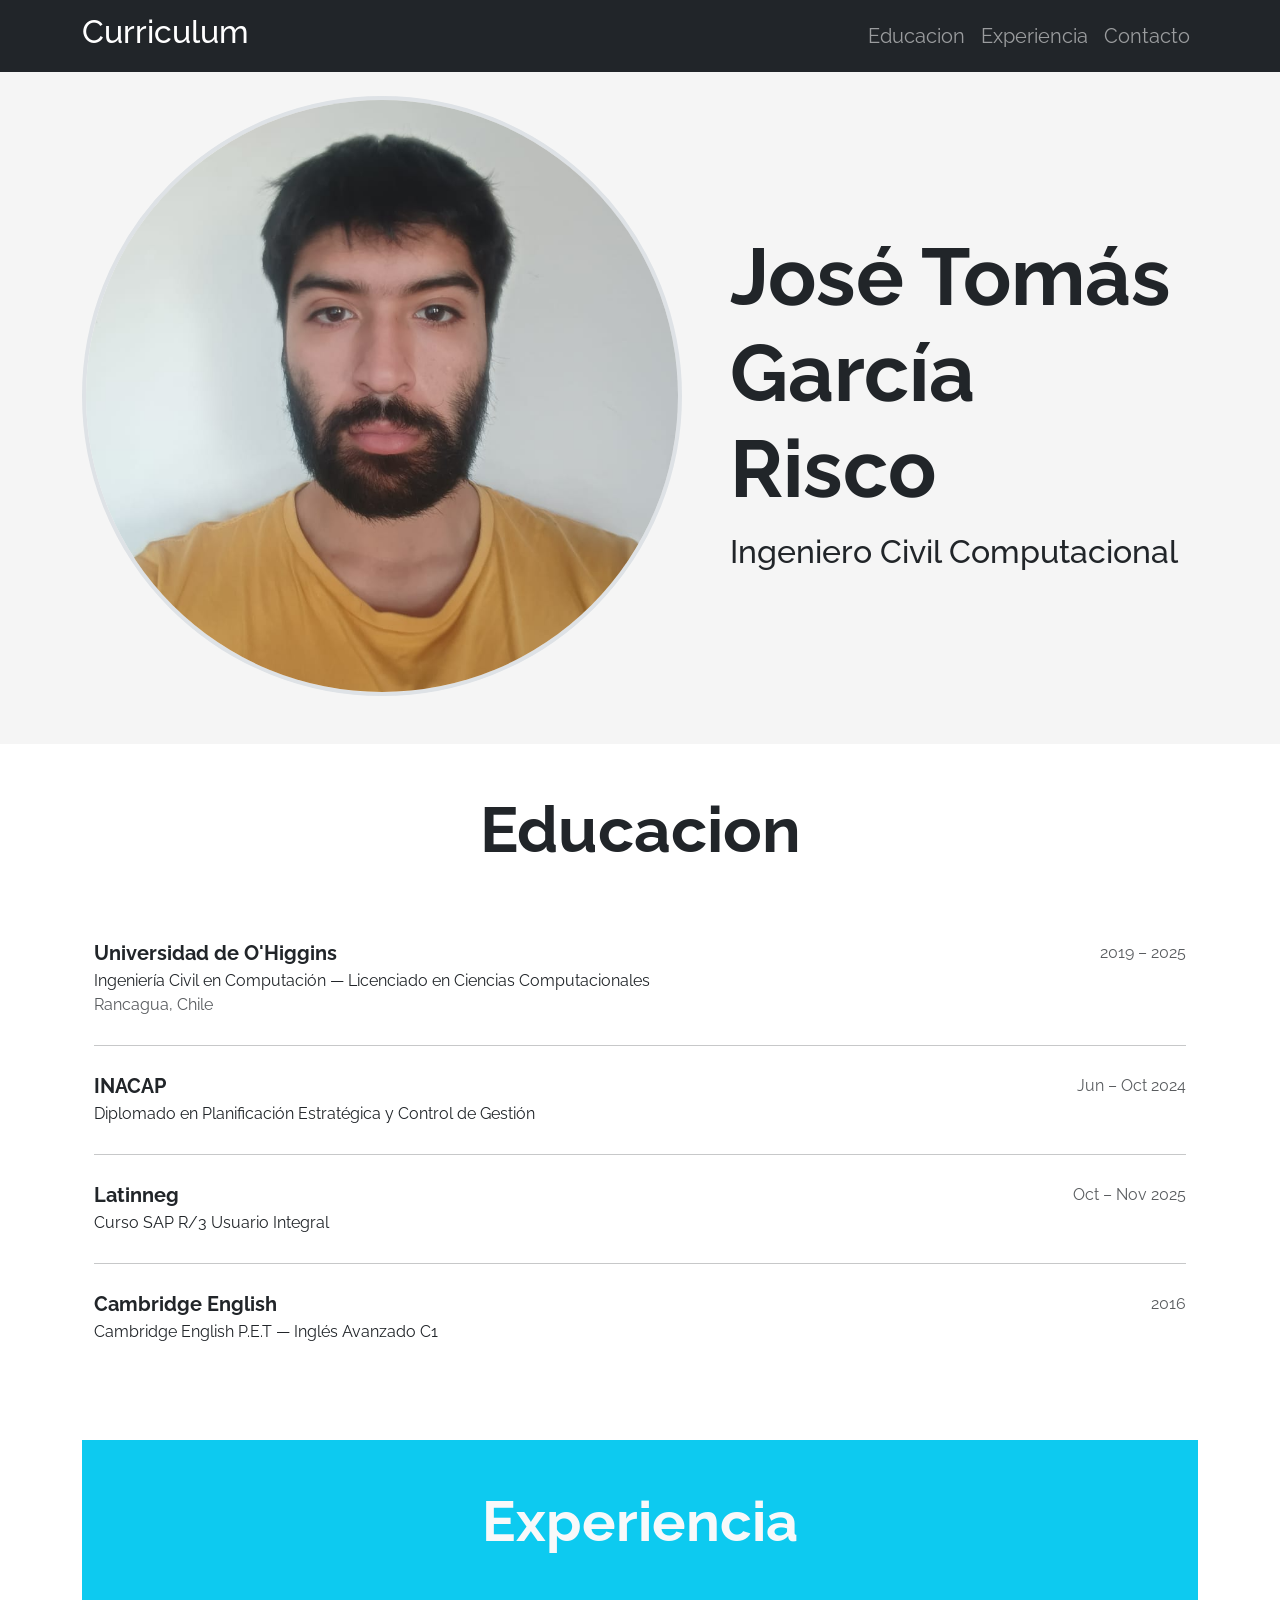
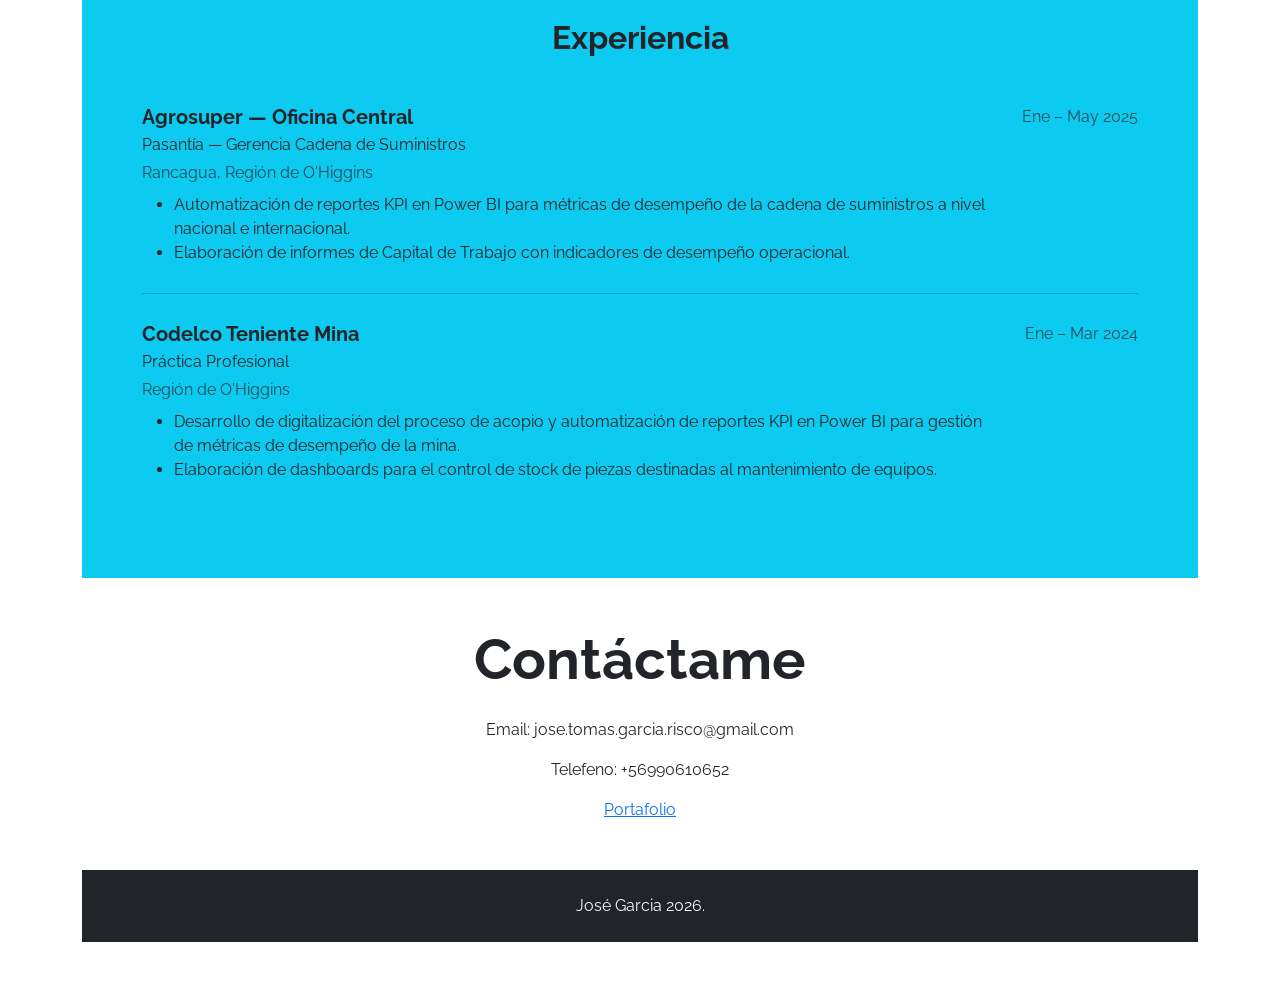
<file: index.html>
<!DOCTYPE html>
<html lang="en">

<head>
    <meta charset="UTF-8">
    <meta http-equiv="X-UA-Compatible" content="IE=edge">
    <meta name="viewport" content="width=device-width, initial-scale=1.0">
    <link rel="preconnect" href="https://fonts.googleapis.com">
    <link rel="preconnect" href="https://fonts.gstatic.com" crossorigin>
    <link href="https://fonts.googleapis.com/css2?family=Raleway:wght@400;700&display=swap" rel="stylesheet">
    <link href="https://cdn.jsdelivr.net/npm/bootstrap@5.1.3/dist/css/bootstrap.min.css" rel="stylesheet"
        integrity="sha384-1BmE4kWBq78iYhFldvKuhfTAU6auU8tT94WrHftjDbrCEXSU1oBoqyl2QvZ6jIW3" crossorigin="anonymous">
    <title>José García</title>
    <link rel="stylesheet" href="https://cdnjs.cloudflare.com/ajax/libs/font-awesome/5.9.0/css/all.min.css"
        integrity="sha512-q3eWabyZPc1XTCmF+8/LuE1ozpg5xxn7iO89yfSOd5/oKvyqLngoNGsx8jq92Y8eXJ/IRxQbEC+FGSYxtk2oiw=="
        crossorigin="anonymous" referrerpolicy="no-referrer" />
    <link rel="stylesheet" href="assets/css/estilos.css">
</head>

<body>
    <nav class="navbar navbar-expand-lg navbar-dark bg-dark fixed-top">
        <div class="container">
            <a class="navbar-brand" href="#">
                <h2>Curriculum</h2>
            </a>
            <button class="navbar-toggler" type="button" data-bs-toggle="collapse"
                aria-controls="navbarSupportedContent" aria-expanded="false" aria-label="Toggle navigation">
                <span class="navbar-toggler-icon"></span>
            </button>
            <div class="collapse navbar-collapse" id="navbarSupportedContent">
            <ul class="navbar-nav ms-auto mb-2 mb-lg-0 fs-5">
                <li class="nav-item">
                    <a class="nav-link" href="#Acerca-de-mi">Educacion</a>
                </li>
                <li class="nav-item">
                    <a class="nav-link" href="#Mis-trabajos">Experiencia</a>
                </li>
                <li class="nav-item">
                    <a class="nav-link" href="#Contacto">Contacto</a>
                </li>
            </ul>

            </div>
        </div>
    </nav>

    <header id="Hero-Section" class="py-5 mt-5">
    <div class="container d-flex align-items-center gap-5">
        
        <div class="flex-shrink-0">
        <img src="assets\img\bg-hero.png" alt="Foto de perfil"
            class="rounded-circle"
            style="width:600px; height:600px; object-fit:cover; border: 4px solid #dee2e6;">
        </div>

        <div>
        <h1 class="display-1 fw-bold my-3">
            José Tomás <br> García Risco
        </h1>
        <h2>Ingeniero Civil Computacional</h2>
        </div>
    </div>
    </header>


    <section id="Acerca-de-mi" class="container text-center my-5">


        <h2 class="display-3 fw-bold my-4">Educacion</h2>

        <section id="Educacion" class="py-5">
        <div class="container">
            <div class="d-flex flex-column gap-4">

            <!-- Universidad -->
            <div class="d-flex justify-content-between align-items-start">
                <div class="text-start"> 
                <h5 class="fw-bold mb-1">Universidad de O'Higgins</h5>
                <p class="mb-0">Ingeniería Civil en Computación — Licenciado en Ciencias Computacionales</p>
                <p class="text-muted mb-0">Rancagua, Chile</p>
                </div>
                <span class="text-muted text-nowrap ms-4">2019 – 2025</span>
            </div>

            <hr class="my-1">

            <!-- INACAP -->
            <div class="d-flex justify-content-between align-items-start">
                <div class="text-start"> 
                <h5 class="fw-bold mb-1">INACAP</h5>
                <p class="mb-0">Diplomado en Planificación Estratégica y Control de Gestión</p>
                </div>
                <span class="text-muted text-nowrap ms-4">Jun – Oct 2024</span>
            </div>

            <hr class="my-1">

            <!-- Latinneg -->
            <div class="d-flex justify-content-between align-items-start">
                <div class="text-start"> 
                <h5 class="fw-bold mb-1">Latinneg</h5>
                <p class="mb-0">Curso SAP R/3 Usuario Integral</p>
                </div>
                <span class="text-muted text-nowrap ms-4">Oct – Nov 2025</span>
            </div>

            <hr class="my-1">

            <!-- Cambridge -->
            <div class="d-flex justify-content-between align-items-start">
                <div class="text-start"> 
                <h5 class="fw-bold mb-1">Cambridge English</h5>
                <p class="mb-0">Cambridge English P.E.T — Inglés Avanzado C1</p>
                </div>
                <span class="text-muted text-nowrap ms-4">2016</span>
            </div>

            </div>
        </div>
        </section>


    <section id="Mis-trabajos" class="my-5 p-5 bg-info">

            <h2 class="display-4 fw-bold text-center text-light mb-3">Experiencia</h2>
            <section id="Experiencia" class="py-5">
    <div class="container">
        <h2 class="fw-bold mb-5">Experiencia</h2>

        <div class="d-flex flex-column gap-4">

        <!-- Agrosuper -->
        <div class="d-flex justify-content-between align-items-start">
            <div class="text-start">
            <h5 class="fw-bold mb-1">Agrosuper — Oficina Central</h5>
            <p class="mb-1">Pasantía — Gerencia Cadena de Suministros</p>
            <p class="text-muted mb-2">Rancagua, Región de O'Higgins</p>
            <ul class="mb-0">
                <li>Automatización de reportes KPI en Power BI para métricas de desempeño de la cadena de suministros a nivel nacional e internacional.</li>
                <li>Elaboración de informes de Capital de Trabajo con indicadores de desempeño operacional.</li>
            </ul>
            </div>
            <span class="text-muted text-nowrap ms-4">Ene – May 2025</span>
        </div>

        <hr class="my-1">

        <!-- Codelco -->
        <div class="d-flex justify-content-between align-items-start">
            <div class="text-start">
            <h5 class="fw-bold mb-1">Codelco Teniente Mina</h5>
            <p class="mb-1">Práctica Profesional</p>
            <p class="text-muted mb-2">Región de O'Higgins</p>
            <ul class="mb-0">
                <li>Desarrollo de digitalización del proceso de acopio y automatización de reportes KPI en Power BI para gestión de métricas de desempeño de la mina.</li>
                <li>Elaboración de dashboards para el control de stock de piezas destinadas al mantenimiento de equipos.</li>
            </ul>
            </div>
            <span class="text-muted text-nowrap ms-4">Ene – Mar 2024</span>
        </div>

        </div>
    </div>
    </section>
    </section>



    <section id="Contacto" class="container my-5">

        <h2 class="display-4 fw-bold text-center my-4">Contáctame</h2>

        <p class="text-center ">Email: jose.tomas.garcia.risco@gmail.com</p>
        <p class="text-center ">Telefeno: +56990610652</p>
        <a href="portafolio.html">Portafolio</a>

    </section>



    <footer class="bg-dark text-center text-light p-4">
        <p class="mb-0">José Garcia 2026.</p>
    </footer>


    <script src="https://cdn.jsdelivr.net/npm/bootstrap@5.1.3/dist/js/bootstrap.bundle.min.js"
        integrity="sha384-ka7Sk0Gln4gmtz2MlQnikT1wXgYsOg+OMhuP+IlRH9sENBO0LRn5q+8nbTov4+1p"
        crossorigin="anonymous"></script>
</body>

</html>
</file>
<file: assets/css/estilos.css>
body {
  font-family: "Raleway", sans-serif;
}

/* Hero Section */

#Hero-Section {
  display: flex;
  align-items: center;
  justify-content: center;
  gap: 3rem;
  padding: 3rem 2rem;
  background-color: #f5f5f5; /* o el color que prefieras */
  min-height: 300px;
}

.hero-foto img {
  width: 180px;
  height: 180px;
  border-radius: 50%;     /* hace la foto circular */
  object-fit: cover;       /* recorta sin deformar */
  border: 4px solid #ddd;
}

.hero-texto h1 {
  font-size: 2.2rem;
  margin-bottom: 0.5rem;
}

/* Mis trabajos */

#Mis-trabajos .image-top {
  height: 250px;
  background-repeat: no-repeat;
  background-size: cover;
  background-position: center;
}

/* Contacto */

#Contacto form label {
  font-weight: 700;
  color: #373a3c;
}

@media (max-width: 768px) {
  #Contacto form label {
    font-weight: 400;
  }

  .navbar-brand{
    width: 100px;
  }

}
</file>
